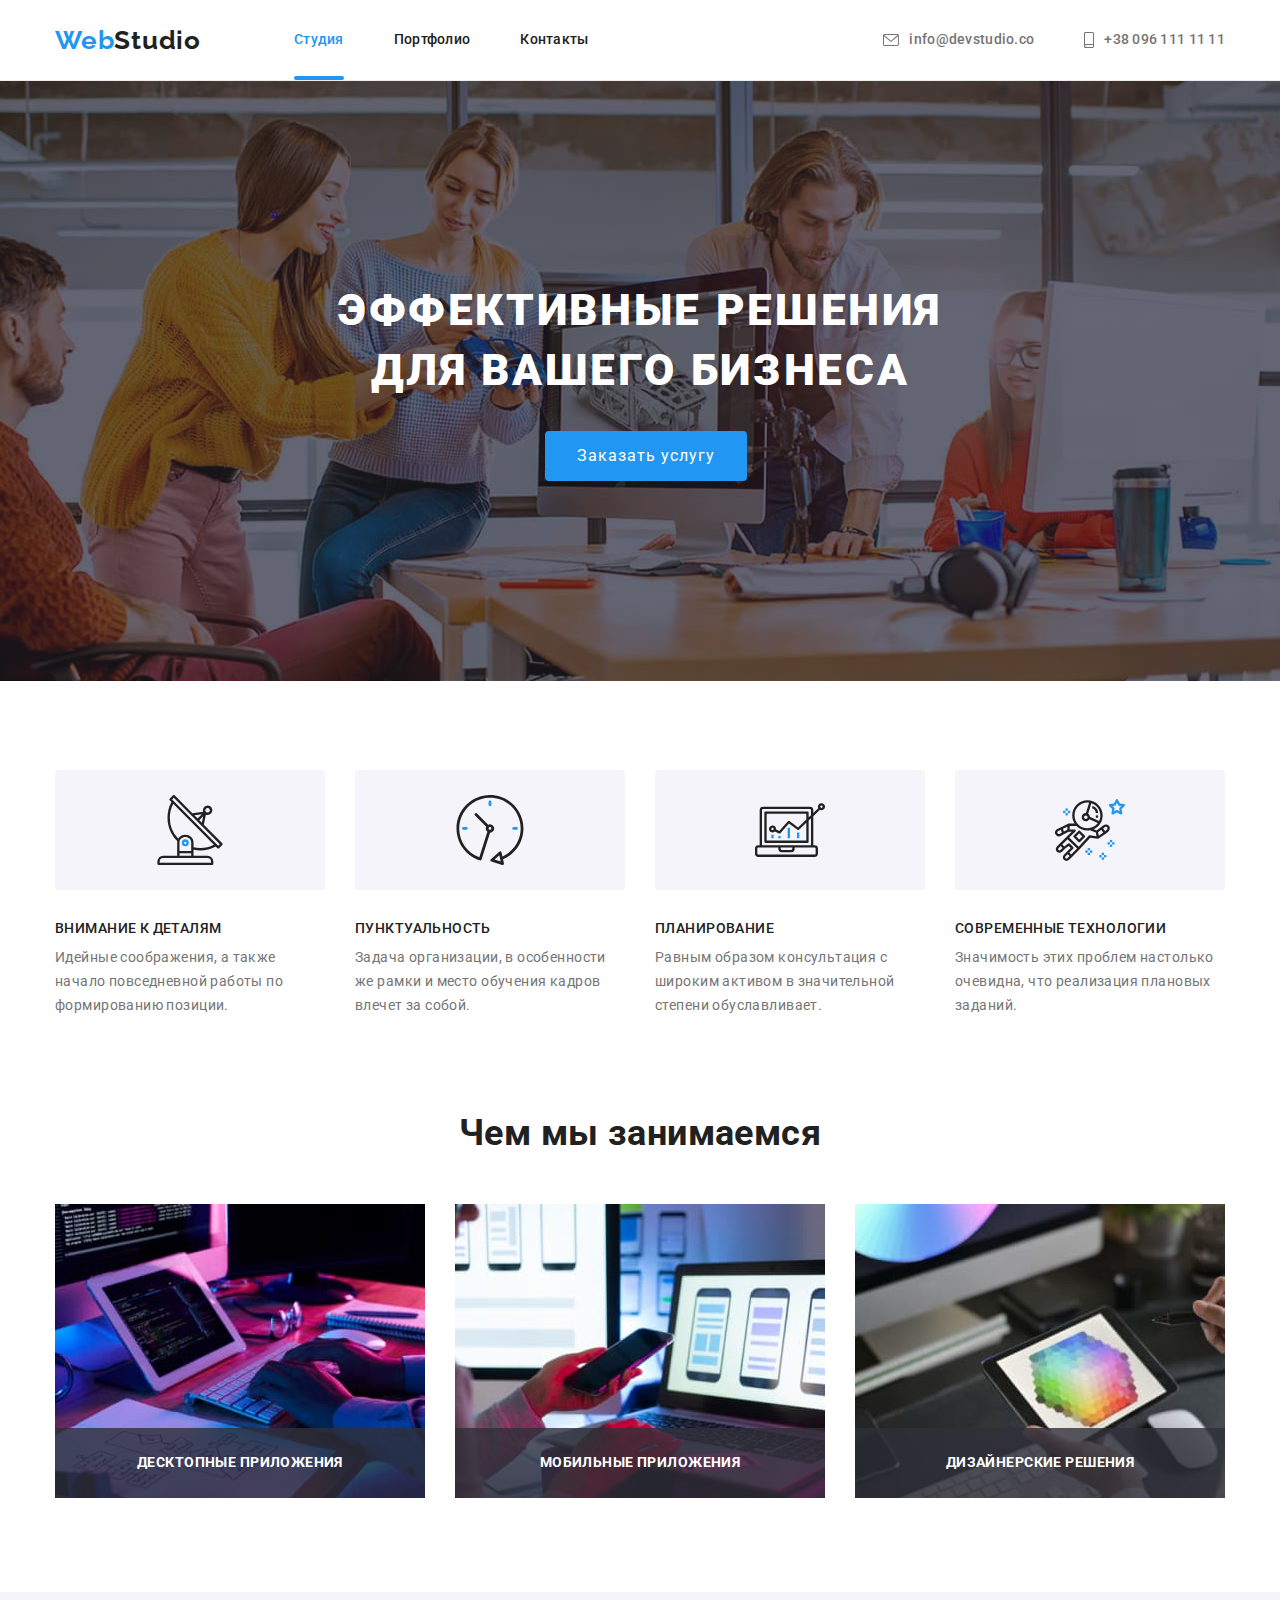
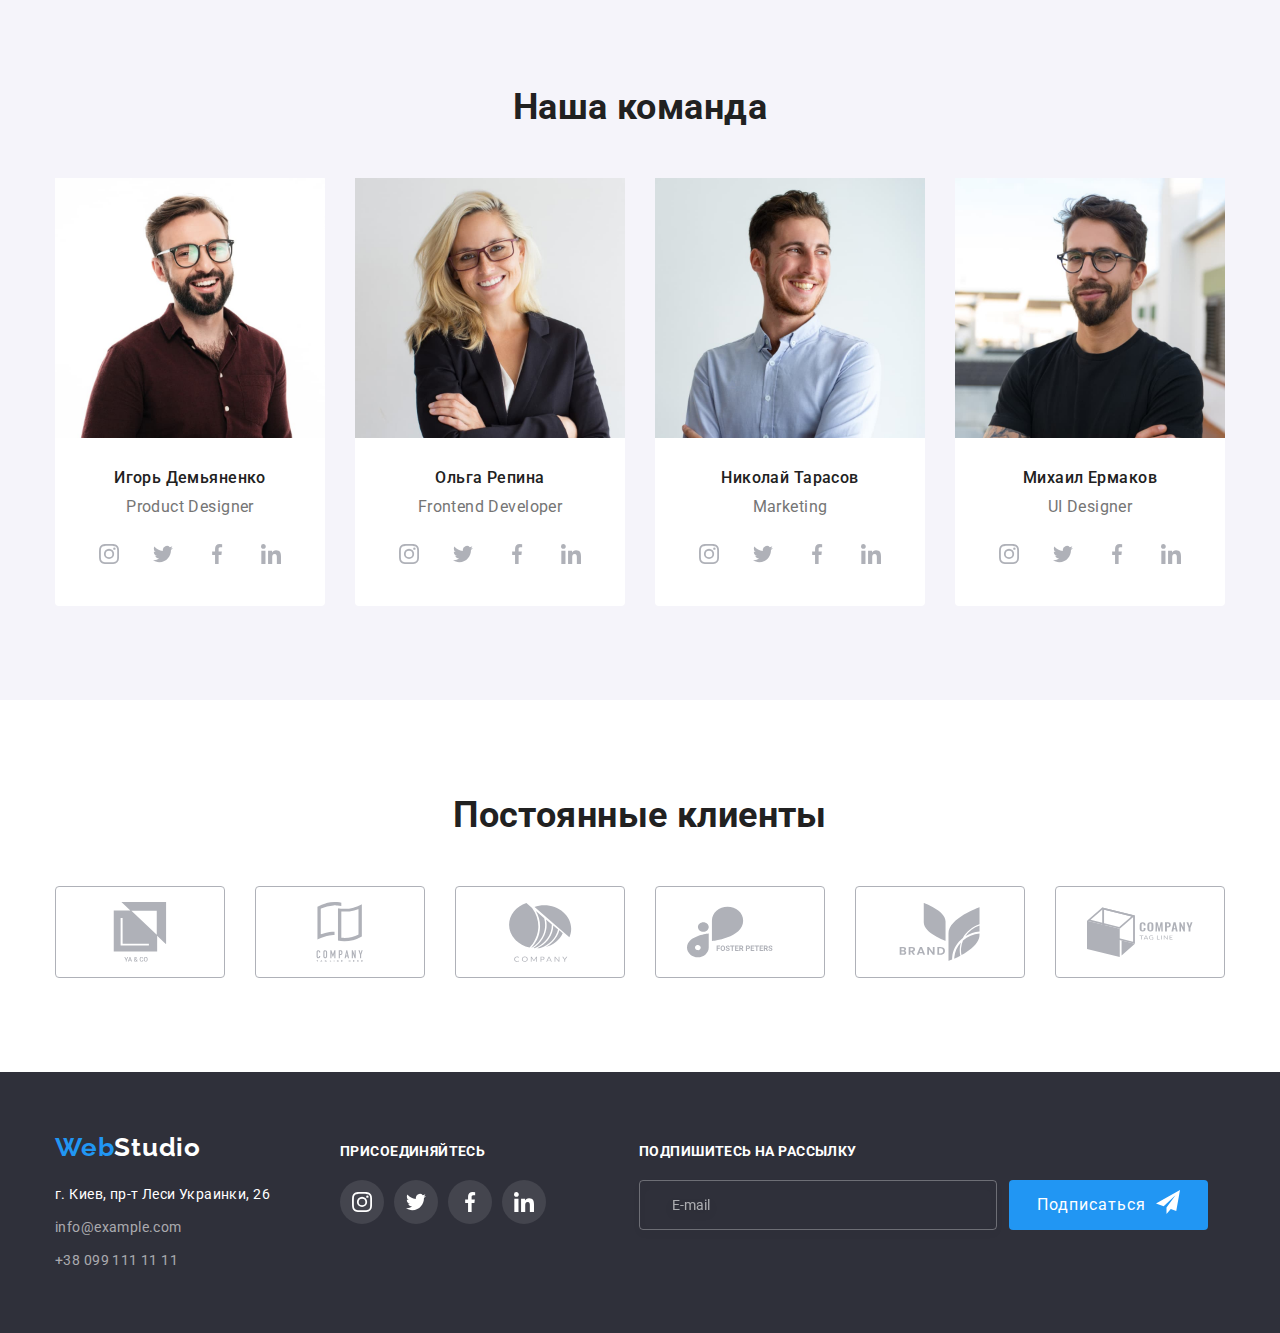
<file: index.html>
<!DOCTYPE html>
<html lang="ru">
  <head>
    <meta charset="UTF-8" />
    <meta http-equiv="X-UA-Compatible" content="IE=edge" />
    <meta name="viewport" content="width=device-width, initial-scale=1.0" />
    <title>Webstudio</title>
    <link
      rel="stylesheet"
      href="https://cdnjs.cloudflare.com/ajax/libs/modern-normalize/1.1.0/modern-normalize.min.css"
    />
    <!-- <link
      href="https://fonts.googleapis.com/css2?family=Raleway:wght@700&family=Roboto:wght@400;500;700;900&display=swap"
      rel="stylesheet"
    /> -->
    <link rel="stylesheet" href="./css/main.min.css" />
  </head>

  <body>
    <!-- шапка страницы -->
    <header class="page-header">
      <div class="container page-header__container">
        <nav class="nav">
          <a href="./" class="logo">Web<span class="logo__part">Studio</span></a>
          <!-- навигация по сайту -->
          <ul class="nav__list list">
            <li class="nav__item">
              <a href="./index.html" class="nav__link nav__link--current">Студия </a>
            </li>
            <li class="nav__item">
              <a href="./portfolio.html" class="nav__link">Портфолио</a>
            </li>
            <li class="nav__item">
				<a href="" class="nav__link">Контакты</a></li>
          </ul>
        </nav>

        <!-- связаться c нами -->
        <ul class="contacts list">
          <li class="contacts__item">
            <a href="mailto:info@devstudio.com" class="contacts__link">
              <svg class="contacts__icon" width="16px" height="12px">
                <use href="./images/symbol-defs.svg#icon-mail"></use>
              </svg>
              info@devstudio.co
            </a>
          </li>
          <li class="contacts__item">
            <a href="tel:+380961111111" class="contacts__link">
              <svg class="contacts__icon" width="10px" height="16px">
                <use href="./images/symbol-defs.svg#icon-smartphone"></use>
              </svg>
              +38 096 111 11 11</a
            >
          </li>
        </ul>
      </div>
    </header>
    <main>
      <!-- оформление заказа -->
      <section class="section hero">
        <div class=" container ">
          <h1 class="hero__title">Эффективные решения для вашего бизнеса</h1>
          <button class="hero__button" type="button" data-modal-open>
            Заказать услугу
          </button>
        </div>
      </section>
      <!-- что мы умеем -->

      <section class="section skills ">
        <div class="container">
          <h2 class="visually-hidden">Что мы умеем</h2>

          <ul class="skills__list list">
            <li class="skills__item">
              <div class="skills__card">
                <svg width="70px" height="70px">
                  <use href="./images/symbol-defs.svg#icon-antenna"></use>
                </svg>
              </div>
              <h3 class="skills__title">Внимание к деталям</h3>
              <p class="skills__text">
                Идейные соображения, а также начало повседневной работы по
                формированию позиции.
              </p>
            </li>
            <li class="skills__item">
              <div class="skills__card">
                <svg width="70px" height="70px">
                  <use href="./images/symbol-defs.svg#icon-clock"></use>
                </svg>
              </div>
              <h3 class="skills__title">Пунктуальность</h3>
              <p class="skills__text">
                Задача организации, в особенности же рамки и место обучения
                кадров влечет за собой.
              </p>
            </li>
            <li class="skills__item">
              <div class="skills__card">
                <svg width="70px" height="70px">
                  <use href="./images/symbol-defs.svg#icon-diagram"></use>
                </svg>
              </div>
              <h3 class="skills__title">Планирование</h3>
              <p class="skills__text">
                Равным образом консультация с широким активом в значительной
                степени обуславливает.
              </p>
            </li>
            <li class="skills__item">
              <div class="skills__card">
                <svg width="70px" height="70px">
                  <use href="./images/symbol-defs_2.svg#icon-Vector"></use>
                </svg>
              </div>
              <h3 class="skills__title">Современные технологии</h3>
              <p class="skills__text">
                Значимость этих проблем настолько очевидна, что реализация
                плановых заданий.
              </p>
            </li>
          </ul>
        </div>
		
      </section>
      <div class="backdrop is-hidden" data-modal>
        <div class="modal">
          <form class="form" >
            
              <p class="form__title">оставьте свои данные, мы вам перезвоним</p>
              <div class="form__wrapper">
                <label class="form__label"  for="name">Имя</label>
                <div class="form__icon-wrapper">
                  <input
                    class="form__input"
                    type="text"
                    name="name"
                    id="name"
                  />
                  <svg class="form__icon" width="18px" height="18px">
                    <use href="./images/symbol-defs_2.svg#icon-person"></use>
                  </svg>
                </div>
              </div>
              <div class="form__wrapper">
                <label class="form__label"  for="tel">Телефон</label>
                <div class="form__icon-wrapper">
                  <input class="form__input" type="tel" name="tel" id="tel" />
                  <svg class="form__icon" width="18px" height="18px">
                    <use href="./images/symbol-defs_2.svg#icon-phone"></use>
                  </svg>
                </div>
              </div>
              <div class="form__wrapper">
                
                  <label class="form__label" for="modal-email">Почта</label>
				<div class="form__icon-wrapper">
                  <input
                    class="form__input"
                    type="email"
                    name="email"
                    id="modal-email"
                  />
                  <svg class="form__icon" width="18px" height="18px">
                    <use href="./images/symbol-defs_2.svg#icon-email"></use>
                  </svg>
                </div>
              </div>
              <div class="form__wrapper">
                <label class="form__label" for="comment">Комментарий</label>
                <textarea class="form__textarea"
                  name="comment"
                  id="comment"
                  placeholder="Введите текст"
                ></textarea>
              </div>
        
            <div class="checkbox" role="group">
              <input class="checkbox__input" type="checkbox" name="agreement" id="agreement" />

              <label class="checkbox__label" for="agreement">
                <svg class="checkbox__icon" width="16px" height="15px">
                  <use href="./images/symbol-defs_2.svg#icon-check"></use></svg
                >Соглашаюсь с рассылкой и принимаю
                <a class="checkbox__link" href="#">Условия договора</a></label>
            </div>
            <button class=" form__btn" type="submit">Отправить</button>
          </form>
          <button class=" modal__btn" data-modal-close>
            <svg class="modal__icon" width="11px" height="11px">
              <use href="./images/symbol-defs_2.svg#icon-close"></use>
            </svg>
          </button>
        </div>
      </div>
      <!-- чем мы занимаемся -->
      <section class="section work">
        <div class="container">
          <h2 class="caption-section">Чем мы занимаемся</h2>
          <ul class="work__list list">
            <li class="work__item">
                <img
                  src="./images/keyboard.jpg"
                  alt="десктопные приложения"
                  width="370"
                />
                <p class="work__text">десктопные приложения</p>
            </li>
            <li class="work__item">
              
                <img
                  src="./images/telephone.jpg"
                  alt="мобильные приложения"
                  width="370"
                />
                <p class="work__text">мобильные приложения</p>
           
            </li>
            <li class="work__item">
             
                <img
                  src="./images/planchet.jpg"
                  alt="дизайнерские решения"
                  width="370"
                />
                <p class="work__text">дизайнерские решения</p>
            
            </li>
          </ul>
        </div>
      </section>
      <!-- наша команда -->
    
        <section class="section team">
          <div class="container">
            <h2 class="caption-section">Наша команда</h2>
            <ul class="team__list list">
              <li class="team__item">
                <div class="worker">
                  <img
                    src="./images/team/product.jpg"
                    alt="фото product desinger "
                    width="270"
                  />
                  <div class="worker__field">
                    <h3 class="worker__name">Игорь Демьяненко</h3>
                    <p class="worker__job">Product Designer</p>
                    <ul class="network list">
                      <li class="network__item">
                        <a href="" class="network__link" aria-label="instagram">
                          <svg class="network__icon" width="20px" height="20px">
                            <use
                              href="./images/symbol-defs.svg#icon-instagram"
                            ></use>
                          </svg>
                        </a>
                      </li>
                      <li class="network__item">
                        <a href="" class="network__link" aria-label="twitter">
                          <svg class="network__icon" width="20px" height="20px">
                            <use
                              href="./images/symbol-defs.svg#icon-twitter"
                            ></use>
                          </svg>
                        </a>
                      </li>
                      <li class="network__item">
                        <a href="" aria-label="facebook" class="network__link">
                          <svg class="network__icon" width="20px" height="20px">
                            <use
                              href="./images/symbol-defs.svg#icon-facebook"
                            ></use>
                          </svg>
                        </a>
                      </li>
                      <li class="network__item">
                        <a href="" class="network__link" aria-label="linkedin">
                          <svg class="network__icon" width="20px" height="20px">
                            <use
                              href="./images/symbol-defs.svg#icon-linkedin"
                            ></use>
                          </svg>
                        </a>
                      </li>
                    </ul>
                  </div>
                </div>
              </li>

              <li class="team__item">
                <div class="worker">
                  <img
                    src="./images/team/frontend.jpg"
                    alt="фото Frontend Developer"
                    width="270"
                  />
                  <div class="worker__field">
                    <h3 class="worker__name">Ольга Репина</h3>
                    <p class="worker__job">Frontend Developer</p>
                    <ul class="network list">
                      <li class="network__item">
                        <a href="" class="network__link" aria-label="instagram">
                          <svg class="network__icon" width="20px" height="20px">
                            <use
                              href="./images/symbol-defs.svg#icon-instagram"
                            ></use>
                          </svg>
                        </a>
                      </li>
                      <li class="network__item">
                        <a href="" class="network__link" aria-label="twitter">
                          <svg class="network__icon" width="20px" height="20px">
                            <use
                              href="./images/symbol-defs.svg#icon-twitter"
                            ></use>
                          </svg>
                        </a>
                      </li>
                      <li class="network__item">
                        <a href="" class="network__link" aria-label="facebook">
                          <svg class="network__icon" width="20px" height="20px">
                            <use
                              href="./images/symbol-defs.svg#icon-facebook"
                            ></use>
                          </svg>
                        </a>
                      </li>
                      <li class="network__item">
                        <a href="" class="network__link" aria-label="linkedin">
                          <svg class="network__icon" width="20px" height="20px">
                            <use
                              href="./images/symbol-defs.svg#icon-linkedin"
                            ></use>
                          </svg>
                        </a>
                      </li>
                    </ul>
                  </div>
                </div>
              </li>
              <li class="team__item">
                <div class="worker">
                  <img
                    src="./images/team/marketing.jpg"
                    alt="фото Marketing"
                    width="270"
                  />
                  <div class="worker__field">
                    <h3 class="worker__name">Николай Тарасов</h3>
                    <p class="worker__job">Marketing</p>
				<ul class="network list">
					<li class="network__item">
						<a href="" class="network__link" aria-label="instagram">
							<svg class="network__icon" width="20px" height="20px">
								<use href="./images/symbol-defs.svg#icon-instagram"></use>
							</svg>
						</a>
					</li>
					<li class="network__item">
						<a href="" class="network__link" aria-label="twitter">
							<svg class="network__icon" width="20px" height="20px">
								<use href="./images/symbol-defs.svg#icon-twitter"></use>
							</svg>
						</a>
					</li>
					<li class="network__item">
						<a href="" aria-label="facebook" class="network__link">
							<svg class="network__icon" width="20px" height="20px">
								<use href="./images/symbol-defs.svg#icon-facebook"></use>
							</svg>
						</a>
					</li>
					<li class="network__item">
						<a href="" class="network__link" aria-label="linkedin">
							<svg class="network__icon" width="20px" height="20px">
								<use href="./images/symbol-defs.svg#icon-linkedin"></use>
							</svg>
						</a>
					</li>
				</ul>
                  </div>
                </div>
              </li>
              <li class="team__item">
                <div class="worker">
                  <img
                    src="./images/team/ui.jpg"
                    alt="фото UI desinger"
                    width="270"
                  />
                  <div class="worker__field">
                    <h3 class="worker__name">Михаил Ермаков</h3>
                    <p class="worker__job">UI Designer</p>
				<ul class="network list">
					<li class="network__item">
						<a href="" class="network__link" aria-label="instagram">
							<svg class="network__icon" width="20px" height="20px">
								<use href="./images/symbol-defs.svg#icon-instagram"></use>
							</svg>
						</a>
					</li>
					<li class="network__item">
						<a href="" class="network__link" aria-label="twitter">
							<svg class="network__icon" width="20px" height="20px">
								<use href="./images/symbol-defs.svg#icon-twitter"></use>
							</svg>
						</a>
					</li>
					<li class="network__item">
						<a href="" aria-label="facebook" class="network__link">
							<svg class="network__icon" width="20px" height="20px">
								<use href="./images/symbol-defs.svg#icon-facebook"></use>
							</svg>
						</a>
					</li>
					<li class="network__item">
						<a href="" class="network__link" aria-label="linkedin">
							<svg class="network__icon" width="20px" height="20px">
								<use href="./images/symbol-defs.svg#icon-linkedin"></use>
							</svg>
						</a>
					</li>
				</ul>
                  </div>
                </div>
              </li>
            </ul>
          </div>
        </section>
      
      <!-- постоянные клиенты -->
      <section class="section">
        <div class="container">
          <h2 class="caption-section">Постоянные клиенты</h2>
          <ul class="client list">
            <li class="client__item">
              <a href="#" class="client__link">
                <svg class="client__icon" width="106px" height="60px">
                  <use href="./images/symbol-defs.svg#icon-Union"></use>
                </svg>
              </a>
            </li>
            <li class="client__item">
              <a href="#" class="client__link">
                <svg class="client__icon" width="106px" height="60px">
                  <use href="./images/symbol-defs.svg#icon-company"></use>
                </svg>
              </a>
            </li>
            <li class="client__item">
              <a href="#" class="client__link">
                <svg class="client__icon" width="106px" height="60px">
                  <use href="./images/symbol-defs.svg#icon-Object"></use>
                </svg>
              </a>
            </li>
            <li class="client__item">
              <a href="#" class="client__link">
                <svg class="client__icon" width="106px" height="60px">
                  <use href="./images/symbol-defs.svg#icon-foster-peters"></use>
                </svg>
              </a>
            </li>
            <li class="client__item">
              <a href="#" class="client__link">
                <svg class="client__icon" width="106px" height="60px">
                  <use href="./images/symbol-defs.svg#icon-brand"></use>
                </svg>
              </a>
            </li>
            <li class="client__item">
              <a href="#" class="client__link">
                <svg class="client__icon" width="106px" height="60px">
                  <use href="./images/symbol-defs.svg#icon-company-2"></use>
                </svg>
              </a>
            </li>
          </ul>
        </div>
      </section>
    </main>
    <footer class="footer">
      <div class="container footer__container">
        <div class="footer__item">
				<a href="./" class="logo logo--footer">Web<span class="logo__part logo__part--footer">Studio</span></a>
          <address class="address">
            <ul class="address__list list">
              <li class="address__item">
                <a class="address__link address__link--color "
                  href="https://www.google.com.ua/maps/"
                  target="_blank"
                  rel="noopener noreferrer"
                  >г. Киев, пр-т Леси Украинки, 26</a
                >
              </li>
              <li class="address__item">
                <a class="address__link" href="mailto:info@example.com">info@example.com</a><br />
              </li>
              <li class="address__item">
                <a class="address__link" href="tel:+380991111111">+38 099 111 11 11</a>
              </li>
            </ul>
          </address>
        </div>
        <div class="join">
          <p class="footer-title">присоединяйтесь</p>
          <ul class="social list">
            <li class="social__items">
              <a href="" class="social__link" aria-label="instagram">
                <svg class="social__icon" width="20px" height="20px">
                  <use href="./images/symbol-defs.svg#icon-instagram"></use>
                </svg>
              </a>
            </li>
            <li class="social__items">
              <a href="" class="social__link" aria-label="twitter">
                <svg class="social__icon" width="20px" height="20px">
                  <use href="./images/symbol-defs.svg#icon-twitter"></use>
                </svg>
              </a>
            </li>
            <li class="social__items">
              <a href="" class="social__link">
                <svg
                  class="social__icon"
                  width="20px"
                  height="20px"
                  aria-label="facebook"
                >
                  <use href="./images/symbol-defs.svg#icon-facebook"></use>
                </svg>
              </a>
            </li>
            <li class="social__items">
              <a href="" class="social__link">
                <svg
                  class="social__icon"
                  width="20px"
                  height="20px"
                  aria-label="linkedin"
                >
                  <use href="./images/symbol-defs.svg#icon-linkedin"></use>
                </svg>
              </a>
            </li>
          </ul>
        </div>
    
		<div class="subscribe">
			<p class="footer-title ">подпишитесь на рассылку</p>
			
				<form class="subscribe__form">
					<label for="email-subscribe"></label>
					<input class="subscribe__input" type="email" name="email" id="email-subscribe" placeholder="E-mail" />
					<button class=" subscribe__btn" type="submit">
						Подписаться
						<svg class="subscribe__icon" width="24px" height="24px">
							<use href="./images/symbol-defs_2.svg#icon-send"></use>
						</svg>
					</button>
				</form>
		
		</div>
          
        
      </div>
    </footer>
    <script src="./modal.js"></script>
  </body>
</html>
</file>
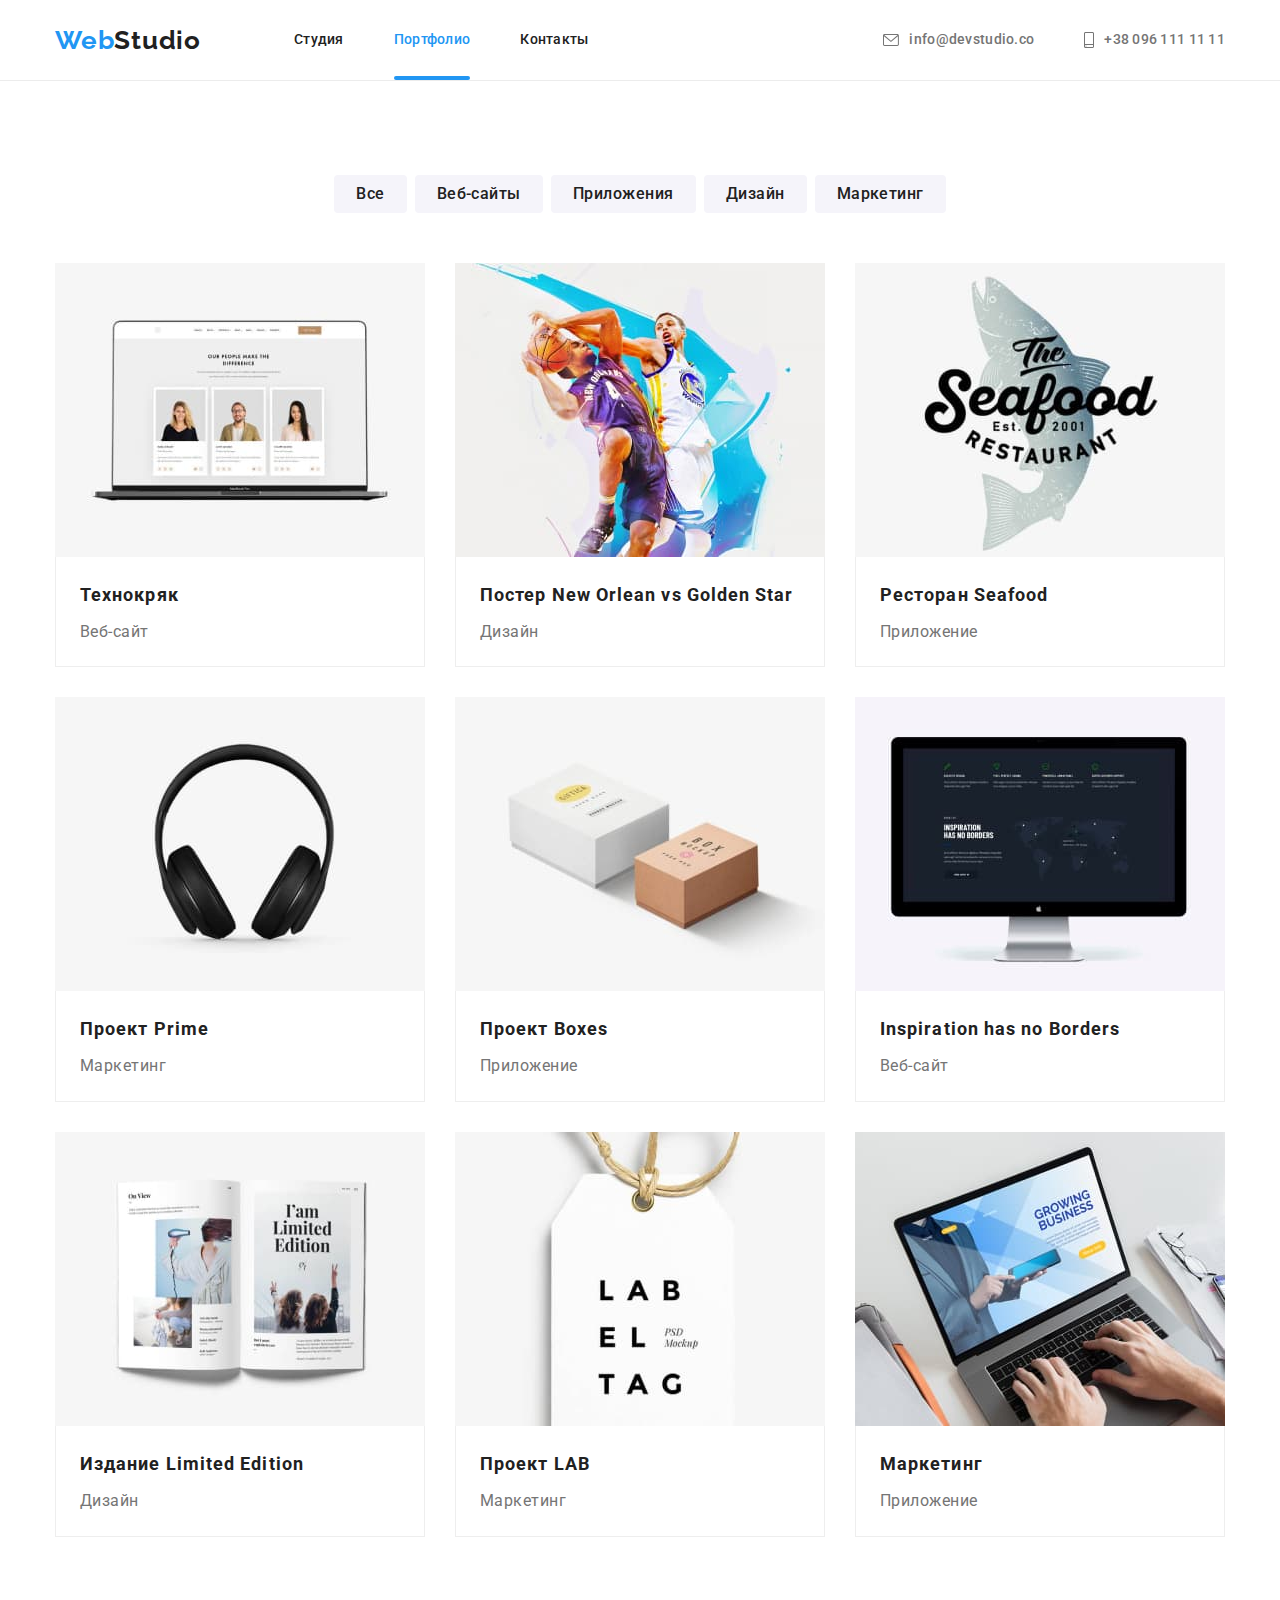
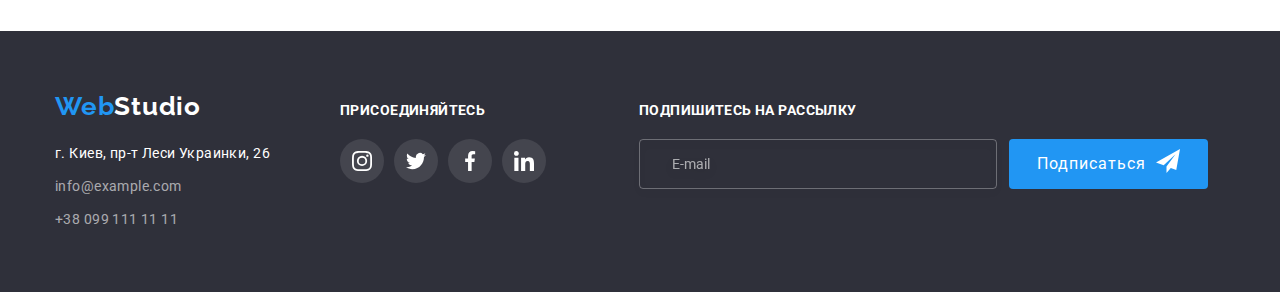
<file: portfolio.html>
<!DOCTYPE html>
<html lang="ru">
  <head>
    <meta charset="UTF-8" />
    <meta http-equiv="X-UA-Compatible" content="IE=edge" />
    <meta name="viewport" content="width=device-width, initial-scale=1.0" />
    <title>Portfolio</title>
    <link
      rel="stylesheet"
      href="https://cdnjs.cloudflare.com/ajax/libs/modern-normalize/1.1.0/modern-normalize.min.css"
    />
    <link
      href="https://fonts.googleapis.com/css2?family=Raleway:wght@700&family=Roboto:wght@400;500;700;900&display=swap"
      rel="stylesheet"
    />
    <link rel="stylesheet" href="./css/main.min.css" />
  </head>
  <body>
    <!-- шапка страницы -->
	<header class="page-header">
		<div class="container page-header__container">
			<nav class="nav">
				<a href="./" class="logo">Web<span class="logo__part">Studio</span></a>
				<!-- навигация по сайту -->
				<ul class="nav__list list">
					<li class="nav__item">
						<a href="./index.html" class="nav__link ">Студия </a>
					</li>
					<li class="nav__item">
						<a href="./portfolio.html" class="nav__link nav__link--current">Портфолио</a>
					</li>
					<li class="nav__item">
						<a href="" class="nav__link">Контакты</a>
					</li>
				</ul>
			</nav>
	
			<!-- связаться c нами -->
			<ul class="contacts list">
				<li class="contacts__item">
					<a href="mailto:info@devstudio.com" class="contacts__link">
						<svg class="contacts__icon" width="16px" height="12px">
							<use href="./images/symbol-defs.svg#icon-mail"></use>
						</svg>
						info@devstudio.co
					</a>
				</li>
				<li class="contacts__item">
					<a href="tel:+380961111111" class="contacts__link">
						<svg class="contacts__icon" width="10px" height="16px">
							<use href="./images/symbol-defs.svg#icon-smartphone"></use>
						</svg>
						+38 096 111 11 11</a>
				</li>
			</ul>
		</div>
	</header>
    <main>
      <!-- Наши работы -->
      <section class="section project">
        <div class="container">
          <h1 class="visually-hidden">Наши работы</h1>
          <ul class="filter list">
            <li class="filter__item"><button class="filter__btn" type="button">Все</button></li>
            <li class="filter__item"><button class="filter__btn" type="button">Веб-сайты</button></li>
            <li class="filter__item"><button class="filter__btn" type="button">Приложения</button></li>
            <li class="filter__item"><button class="filter__btn" type="button">Дизайн</button></li>
            <li class="filter__item"><button class="filter__btn" type="button">Маркетинг</button></li>
          </ul>
          <ul class="project__list list">
            <li class="project__item">
              <a href="#" class="project__link">
                <div class="project__overlay">
                  <img
                    src="./images/portfolio/laptop.jpg"
                    alt="ноутбук"
                    width="370"
                  />
                  <div class="project__thumb">
                    <p class="project__description">
                      Ресурс предлагает комплексные предложения с разным уровнем
                      функционала и сервисов. Все это позволит посетителю
                      получить исчерпывающие сведения о компании или частном
                      лице.
                    </p>
                  </div>
                </div>
                <div class=" project__wraper">
                  <h2 class="project__title">Технокряк</h2>
                  <p class="project__text">Веб-сайт</p>
                </div>
              </a>
            </li>
            <li class="project__item">
              <a href="" class="project__link">
                <div class="project__overlay">
                  <img
                    src="./images/portfolio/basketballer.jpg"
                    alt="два баскетболиста"
                    width="370"
                  />
                  <div class="project__thumb">
                    <p class="project__description">
                      Ресурс предлагает комплексные предложения с разным уровнем
                      функционала и сервисов. Все это позволит посетителю
                      получить исчерпывающие сведения о компании или частном
                      лице.
                    </p>
                  </div>
                </div>
                <div class="project__wraper">
                  <h2 class="project__title">Постер New Orlean vs Golden Star</h2>
                  <p class="project__text">Дизайн</p>
                </div>
              </a>
            </li>
            <li class="project__item">
              <a href="#" class="project__link">
                <div class="project__overlay">
                  <img
                    src="./images/portfolio/seafood.jpg"
                    alt="рыба"
                    width="370"
                  />
                  <div class="project__thumb">
                    <p class="project__description">
                      Ресурс предлагает комплексные предложения с разным уровнем
                      функционала и сервисов. Все это позволит посетителю
                      получить исчерпывающие сведения о компании или частном
                      лице.
                    </p>
                  </div>
                </div>
                <div class="project__wraper">
                  <h2 class="project__title">Ресторан Seafood</h2>
                  <p class="project__text">Приложение</p>
                </div>
              </a>
            </li>
            <li class="project__item">
              <a href="" class="project__link">
                <div class="project__overlay">
                  <img
                    src="./images/portfolio/headphones.jpg"
                    alt="наушники"
                    width="370"
                  />
                  <div class="project__thumb">
                    <p class="project__description">
                      Ресурс предлагает комплексные предложения с разным уровнем
                      функционала и сервисов. Все это позволит посетителю
                      получить исчерпывающие сведения о компании или частном
                      лице.
                    </p>
                  </div>
                </div>
                <div class="project__wraper">
                  <h2 class="project__title">Проект Prime</h2>
                  <p class="project__text">Маркетинг</p>
                </div>
              </a>
            </li>
            <li class="project__item">
              <a href="#" class="project__link">
                <div class="project__overlay">
                  <img
                    src="./images/portfolio/boxes.jpg"
                    alt="две коробки"
                    width="370"
                  />
                  <div class="project__thumb">
                    <p class="project__description">
                      Ресурс предлагает комплексные предложения с разным уровнем
                      функционала и сервисов. Все это позволит посетителю
                      получить исчерпывающие сведения о компании или частном
                      лице.
                    </p>
                  </div>
                </div>
                <div class="project__wraper">
                  <h2 class="project__title">Проект Boxes</h2>
                  <p class="project__text">Приложение</p>
                </div>
              </a>
            </li>
            <li class="project__item">
              <a href="#" class="project__link">
                <div class="project__overlay">
                  <img
                    src="./images/portfolio/monitor.jpg"
                    alt="монитор"
                    width="370"
                  />
                  <div class="project__thumb">
                    <p class="project__description">
                      Ресурс предлагает комплексные предложения с разным уровнем
                      функционала и сервисов. Все это позволит посетителю
                      получить исчерпывающие сведения о компании или частном
                      лице.
                    </p>
                  </div>
                </div>
                <div class="project__wraper">
                  <h2 class="project__title">Inspiration has no Borders</h2>
                  <p class="project__text">Веб-сайт</p>
                </div>
              </a>
            </li>
            <li class="project__item">
              <a href="#" class="project__link">
                <div class="project__overlay">
                  <img
                    src="./images/portfolio/magazine.jpg"
                    alt="журнал"
                    width="370"
                  />
                  <div class="project__thumb">
                    <p class="project__description">
                      Ресурс предлагает комплексные предложения с разным уровнем
                      функционала и сервисов. Все это позволит посетителю
                      получить исчерпывающие сведения о компании или частном
                      лице.
                    </p>
                  </div>
                </div>
                <div class="project__wraper">
                  <h2 class="project__title">Издание Limited Edition</h2>
                  <p class="project__text">Дизайн</p>
                </div>
              </a>
            </li>
            <li class="project__item">
              <a href="#" class="project__link">
                <div class="project__overlay">
                  <img
                    src="./images/portfolio/label.jpg"
                    alt="ярлык"
                    width="370"
                  />
                  <div class="project__thumb">
                    <p class="project__description">
                      Ресурс предлагает комплексные предложения с разным уровнем
                      функционала и сервисов. Все это позволит посетителю
                      получить исчерпывающие сведения о компании или частном
                      лице.
                    </p>
                  </div>
                </div>
                <div class="project__wraper">
                  <h2 class="project__title">Проект LAB</h2>
                  <p class="project__text">Маркетинг</p>
                </div>
              </a>
            </li>
            <li class="project__item">
              <a href="#" class="project__link">
                <div class="project__overlay">
                  <img
                    src="./images/portfolio/hands.jpg"
                    alt="руки на ноутбуке"
                    width="370"
                  />
                  <div class="project__thumb">
                    <p class="project__description">
                      Ресурс предлагает комплексные предложения с разным уровнем
                      функционала и сервисов. Все это позволит посетителю
                      получить исчерпывающие сведения о компании или частном
                      лице.
                    </p>
                  </div>
                </div>
                <div class="project__wraper">
                  <h2 class="project__title">Маркетинг</h2>
                  <p class="project__text">Приложение</p>
                </div>
              </a>
            </li>
          </ul>
        </div>
      </section>
    </main>
	<footer class="footer">
		<div class="container footer__container">
			<div class="footer__item">
				<a href="./" class="logo logo--footer">Web<span class="logo__part logo__part--footer">Studio</span></a>
				<address class="address">
					<ul class="address__list list">
						<li class="address__item">
							<a class="address__link address__link--color " href="https://www.google.com.ua/maps/"
								target="_blank" rel="noopener noreferrer">г. Киев, пр-т Леси Украинки, 26</a>
						</li>
						<li class="address__item">
							<a class="address__link" href="mailto:info@example.com">info@example.com</a><br />
						</li>
						<li class="address__item">
							<a class="address__link" href="tel:+380991111111">+38 099 111 11 11</a>
						</li>
					</ul>
				</address>
			</div>
			<div class="join">
				<p class="footer-title">присоединяйтесь</p>
				<ul class="social list">
					<li class="social__items">
						<a href="" class="social__link" aria-label="instagram">
							<svg class="social__icon" width="20px" height="20px">
								<use href="./images/symbol-defs.svg#icon-instagram"></use>
							</svg>
						</a>
					</li>
					<li class="social__items">
						<a href="" class="social__link" aria-label="twitter">
							<svg class="social__icon" width="20px" height="20px">
								<use href="./images/symbol-defs.svg#icon-twitter"></use>
							</svg>
						</a>
					</li>
					<li class="social__items">
						<a href="" class="social__link">
							<svg class="social__icon" width="20px" height="20px" aria-label="facebook">
								<use href="./images/symbol-defs.svg#icon-facebook"></use>
							</svg>
						</a>
					</li>
					<li class="social__items">
						<a href="" class="social__link">
							<svg class="social__icon" width="20px" height="20px" aria-label="linkedin">
								<use href="./images/symbol-defs.svg#icon-linkedin"></use>
							</svg>
						</a>
					</li>
				</ul>
			</div>
	
			<div class="subscribe">
				<p class="footer-title ">подпишитесь на рассылку</p>
	
				<form class="subscribe__form">
					<label for="email-subscribe"></label>
					<input class="subscribe__input" type="email" name="email" id="email-subscribe" placeholder="E-mail" />
					<button class="subscribe__btn" type="submit">
						Подписаться
						<svg class="subscribe__icon" width="24px" height="24px">
							<use href="./images/symbol-defs_2.svg#icon-send"></use>
						</svg>
					</button>
				</form>
	
		</div>
	
	
		</div>
	</footer>
  </body>
</html>
</file>
<file: css/main.min.css>
@import"https://fonts.googleapis.com/css2?family=Raleway:ital,wght@0,700;1,700&family=Roboto:wght@400;500;700;900&display=swap";.subscribe__btn,.form__btn,.hero__button{display:inline-block;border-radius:4px;border:none;cursor:pointer;letter-spacing:.06em;margin-left:12px;font-size:16px;line-height:1.87;background-color:#2196f3;color:#fff;transition:box-shadow 250ms cubic-bezier(0.4, 0, 0.2, 1)}.subscribe__btn:focus,.form__btn:focus,.hero__button:focus,.subscribe__btn:hover,.form__btn:hover,.hero__button:hover{box-shadow:0px 4px 4px rgba(0,0,0,.15)}.filter,.client__link,.network__link,.skills__card,.nav{display:flex;align-items:center;justify-content:center}h1,h2,h3,p{margin:0;padding:0}img{display:block}a{text-decoration:none}.container{width:1200px;padding-left:15px;padding-right:15px;margin:0 auto}.visually-hidden{position:absolute;white-space:nowrap;width:1px;height:1px;overflow:hidden;border:0;padding:0;clip:rect(0 0 0 0);-webkit-clip-path:inset(50%);clip-path:inset(50%);margin:-1px}.backdrop.is-hidden{opacity:0;pointer-events:none;visibility:hidden}.section{padding:94px 0}.caption-section{color:#212121;font-weight:700;font-size:36px;line-height:1.17;text-align:center;margin-bottom:50px}.footer-title{text-transform:uppercase;color:#fff;line-height:1.14;font-weight:700}.list{list-style:none;margin:0;padding:0}.logo{display:block;color:#2196f3;font-family:Raleway,sans-serif;font-weight:700;font-size:26px;line-height:1.19;letter-spacing:.03em}.logo--footer{margin-bottom:20px}.logo__part{color:#212121}.logo__part--footer{color:#fff}.page-header{background-color:#fff;border-bottom:1px solid #ececec}.page-header__container{display:flex;align-items:center}.nav__list{display:flex;margin-left:93px}.nav__item:not(:last-child){margin-right:50px}.nav__link{color:#212121;font-weight:500;font-size:14px;line-height:1.14;letter-spacing:.02em;display:block;padding-top:32px;padding-bottom:32px;transition:color 250ms cubic-bezier(0.4, 0, 0.2, 1)}.nav__link:hover,.nav__link:focus{color:#2196f3}.nav__link--current{position:relative;color:#2196f3}.nav__link--current::after{display:block;content:" ";width:100%;height:4px;background-color:#2196f3;border-radius:2px;position:absolute;bottom:0;left:0}.contacts{margin-left:auto;padding-top:30px;padding-bottom:30px;display:flex}.contacts__item+.contacts__item{margin-left:50px}.contacts__link{display:flex;align-items:center;color:#757575;font-weight:500;font-size:14px;line-height:1.14;letter-spacing:.02em;transition:color 250ms cubic-bezier(0.4, 0, 0.2, 1)}.contacts__link:hover,.contacts__link:focus{color:#2196f3}.contacts__icon{fill:currentColor;margin-right:10px}.hero{max-width:1600px;margin-left:auto;margin-right:auto;background-color:#2f303a;background-image:linear-gradient(to right, rgba(47, 48, 58, 0.4), rgba(47, 48, 58, 0.4)),url(../images/overlay\ img.jpg);background-repeat:no-repeat;background-size:cover;background-position:center;padding-top:200px;padding-bottom:200px;text-align:center}.hero__title{color:#fff;font-weight:900;font-size:44px;line-height:1.36;text-transform:uppercase;letter-spacing:.06em;max-width:696px;margin:0 auto}.hero__button{margin-top:30px;padding:10px 32px}.skills{padding-top:89px;padding-bottom:0}.skills__list{display:flex}.skills__item:not(:last-child){margin-right:30px}.skills__card{width:270px;height:120px;margin-bottom:30px;background-color:#f5f4fa;border-radius:4px}.skills__title{color:#212121;font-weight:500;font-size:14px;line-height:1.17;text-transform:uppercase}.skills__text{max-width:270px;margin-top:10px}.work__list{display:flex;gap:30px}.work__item{position:relative}.work__text{font-weight:700;line-height:1.14;text-align:center;text-transform:uppercase;color:#fff;padding-top:27px;padding-bottom:27px;height:70px;width:100%;background-color:rgba(47,48,58,.8);position:absolute;bottom:0}.team{background-color:#f5f4fa}.team__list{display:flex;gap:30px}.worker{background-color:#fff;border-radius:0px 0px 4px 4px;transition:box-shadow 250ms cubic-bezier(0.4, 0, 0.2, 1)}.worker:hover,.worker:focus{box-shadow:0px 1px 3px rgba(0,0,0,.12),0px 1px 1px rgba(0,0,0,.14),0px 2px 1px rgba(0,0,0,.2)}.worker__field{text-align:center;padding-top:30px;padding-bottom:30px}.worker__name{color:#212121;font-weight:500;font-size:16px;line-height:1.19}.worker__job{font-size:16px;line-height:1.19;margin-top:10px}.network{display:flex;padding-left:32px;padding-right:32px;margin-top:16px}.network__item:not(:last-child){margin-right:10px}.network__link{width:44px;height:44px;border-radius:50px;background-color:#fff;color:#afb1b8;transition:background-color 250ms cubic-bezier(0.4, 0, 0.2, 1),color 250ms cubic-bezier(0.4, 0, 0.2, 1)}.network__link:hover,.network__link:focus{background-color:#2196f3;color:#fff}.network__icon{fill:currentColor}.client{display:flex;margin-top:50px}.client__item:not(:last-child){margin-right:30px}.client__link{width:170px;height:92px;border:1px solid #afb1b8;border-radius:4px;color:#afb1b8;transition:border-color 250ms cubic-bezier(0.4, 0, 0.2, 1),color 250ms cubic-bezier(0.4, 0, 0.2, 1)}.client__link:hover,.client__link:focus{border-color:#2196f3;color:#2196f3}.client__icon{fill:currentColor}.filter{margin-bottom:50px}.filter__btn{font-weight:500;font-size:16px;line-height:1.6;text-align:center;letter-spacing:.03em;color:#212121;background-color:#f5f4fa;border-radius:4px;cursor:pointer;border-color:#f5f4fa;border:none;padding:6px 22px;transition:color 250ms cubic-bezier(0.4, 0, 0.2, 1),background-color 250ms cubic-bezier(0.4, 0, 0.2, 1),border-color 250ms cubic-bezier(0.4, 0, 0.2, 1),box-shadow 250ms cubic-bezier(0.4, 0, 0.2, 1)}.filter__btn:hover,.filter__btn:focus{color:#fff;background-color:#2196f3;border-color:#2196f3;box-shadow:0px 3px 1px rgba(0,0,0,.1),0px 1px 2px rgba(0,0,0,.08),0px 2px 2px rgba(0,0,0,.12)}.filter__item:not(:last-child){margin-right:8px}.project__list{display:flex;flex-wrap:wrap}.project__item{margin-right:30px;margin-bottom:30px;transition:box-shadow 250ms cubic-bezier(0.4, 0, 0.2, 1)}.project__item:nth-child(3n){margin-right:0}.project__item:nth-last-child(-n+3){margin-bottom:0}.project__link{display:block;transition:box-shadow 250ms cubic-bezier(0.4, 0, 0.2, 1)}.project__link:hover,.project__link:focus{box-shadow:0px 1px 1px rgba(0,0,0,.12),0px 4px 4px rgba(0,0,0,.06),1px 4px 6px rgba(0,0,0,.16)}.project__thumb{position:absolute;bottom:-1px;left:0;width:100%;height:100%;background-color:rgba(33,150,243,.9);transition:transform 250ms cubic-bezier(0.4, 0, 0.2, 1);transform:translateY(100%)}.project__link:hover .project__thumb,.project__link:focus .project__thumb{transform:translateY(0%)}.project__wraper{background-color:#fff;border-style:solid;border-color:#eee;border-top-width:0px;border-bottom:1px solid #eee;border-left:1px solid #eee;border-right:1px solid #eee;padding-top:20px;padding-bottom:20px;padding-left:24px}.project__overlay{position:relative;overflow:hidden}.project__description{font-size:18px;line-height:1.55;color:#fff;text-align:left;padding:63px 24px}.project__title{font-weight:700;font-size:18px;line-height:2;letter-spacing:.06em;color:#212121}.project__text{font-size:16px;line-height:1.87;letter-spacing:.03em;color:#757575;margin-top:4px}.backdrop{position:fixed;top:0;bottom:0;left:0;right:0;background-color:rgba(0,0,0,.2);opacity:1;transition:all 250ms cubic-bezier(0.4, 0, 0.2, 1);z-index:20}.backdrop.is-hidden .modal{transform:translate(-50%, -50%) scale(0.9)}.modal{position:absolute;top:50%;left:50%;transform:translate(-50%, -50%) scale(1);width:528px;height:581px;background-color:#fff;box-shadow:0px 1px 3px rgba(0,0,0,.12),0px 1px 1px rgba(0,0,0,.14),0px 2px 1px rgba(0,0,0,.2);border-radius:4px;padding:40px}.modal__btn{display:flex;border-radius:50px;position:absolute;right:8px;top:8px;width:30px;height:30px;cursor:pointer;justify-content:center;align-items:center;border:1px solid rgba(0,0,0,.1);background-color:#fff;color:#000;transition:color 250ms cubic-bezier(0.4, 0, 0.2, 1)}.modal__btn:hover,.modal__btn:focus{color:#2196f3}.modal__icon{fill:currentColor}.form__title{font-weight:700;font-size:20px;line-height:1.15;text-align:center;color:#212121;margin-bottom:12px}.form__title::first-letter{text-transform:uppercase}.form__wrapper{display:flex;flex-direction:column}.form__wrapper:not(:last-child){margin-bottom:10px}.form__icon-wrapper{position:relative}.form__input{border:1px solid rgba(33,33,33,.2);border-radius:4px;height:40px;width:100%;padding-left:42px;outline:rgba(0,0,0,0);transition:border 250ms cubic-bezier(0.4, 0, 0.2, 1)}.form__input:focus{border:1px solid #2196f3}.form__icon{position:absolute;top:50%;left:12px;transform:translatey(-50%);fill:#000;transition:fill 250ms cubic-bezier(0.4, 0, 0.2, 1)}.form__input:focus~.form__icon{fill:#2196f3}.form__label{line-height:1.17;margin-bottom:4px;letter-spacing:.01em;font-size:12px;color:#757575}.form__textarea{border:1px solid rgba(33,33,33,.2);border-radius:4px;height:120px;width:100%;padding:12px 16px;resize:none;outline:rgba(0,0,0,0);transition:border 250ms cubic-bezier(0.4, 0, 0.2, 1)}.form__textarea:focus{border:1px solid #2196f3}.form__textarea::-moz-placeholder{color:rgba(117,117,117,.5)}.form__textarea:-ms-input-placeholder{color:rgba(117,117,117,.5)}.form__textarea::placeholder{color:rgba(117,117,117,.5)}.checkbox{display:flex;justify-content:center;margin-top:20px}.checkbox__icon{border:1.7px solid #000;border-radius:4px;margin-right:8px;transition:border 250ms cubic-bezier(0.4, 0, 0.2, 1)}.checkbox__input{position:absolute;width:1px;height:1px;margin:-1px;bottom:0;padding:0;clip:rect(0 0 0 0);overflow:hidden}.checkbox__input:checked+.checkbox__label .checkbox__icon{background-color:#2196f3;border:1.7px solid #2196f3}.checkbox__label{font-size:14px;line-height:1.7;display:flex;align-items:center;color:#757575}.checkbox__link{text-decoration:underline;color:#2196f3}.form__btn{display:flex;font-weight:700;padding:10px 55px;margin-top:30px;margin-left:auto;margin-right:auto}.footer{background-color:#2f303a;padding-top:60px;padding-bottom:60px;font-style:normal}.footer__container{display:flex;align-items:baseline}.address_list{font-style:normal;font-weight:400;font-size:14px;line-height:1.71;letter-spacing:.03em}.address__item{display:block}.address__item:not(:last-child){margin-bottom:9px}.address__link{color:rgba(255,255,255,.6);transition:color 250ms cubic-bezier(0.4, 0, 0.2, 1);font-style:normal}.address__link:hover,.address__link:focus{color:#2196f3}.address__link--color{color:#fff}.join{margin-left:70px}.social{display:flex;margin-top:20px}.social__items:not(:last-child){margin-right:10px}.social__link{display:flex;justify-content:center;align-items:center;width:44px;height:44px;border-radius:50px;background:rgba(255,255,255,.1);color:#fff;transition:background-color 250ms cubic-bezier(0.4, 0, 0.2, 1)}.social__link:hover,.social__link:focus{background-color:#2196f3}.social__icon{fill:currentColor}.subscribe{margin-left:93px}.subscribe__form{margin-top:20px;display:flex}.subscribe__icon{margin-left:10px}.subscribe__input{border:1px solid rgba(255,255,255,.3);filter:drop-shadow(0px 4px 4px rgba(0, 0, 0, 0.15));border-radius:4px;width:358px;padding-left:16px;background-color:inherit;color:#fff}.subscribe__input::-moz-placeholder{color:rgba(255,255,255,.6);padding-top:15px;padding-bottom:15px;padding-left:16px}.subscribe__input:-ms-input-placeholder{color:rgba(255,255,255,.6);padding-top:15px;padding-bottom:15px;padding-left:16px}.subscribe__input::placeholder{color:rgba(255,255,255,.6);padding-top:15px;padding-bottom:15px;padding-left:16px}.subscribe__btn{display:flex;border-radius:4px;padding:10px 28px;margin-left:12px}body{background-color:#fff;font-family:Roboto,sans-serif;color:#757575;letter-spacing:.03em;font-size:14px;line-height:1.71}/*# sourceMappingURL=main.min.css.map */
</file>
